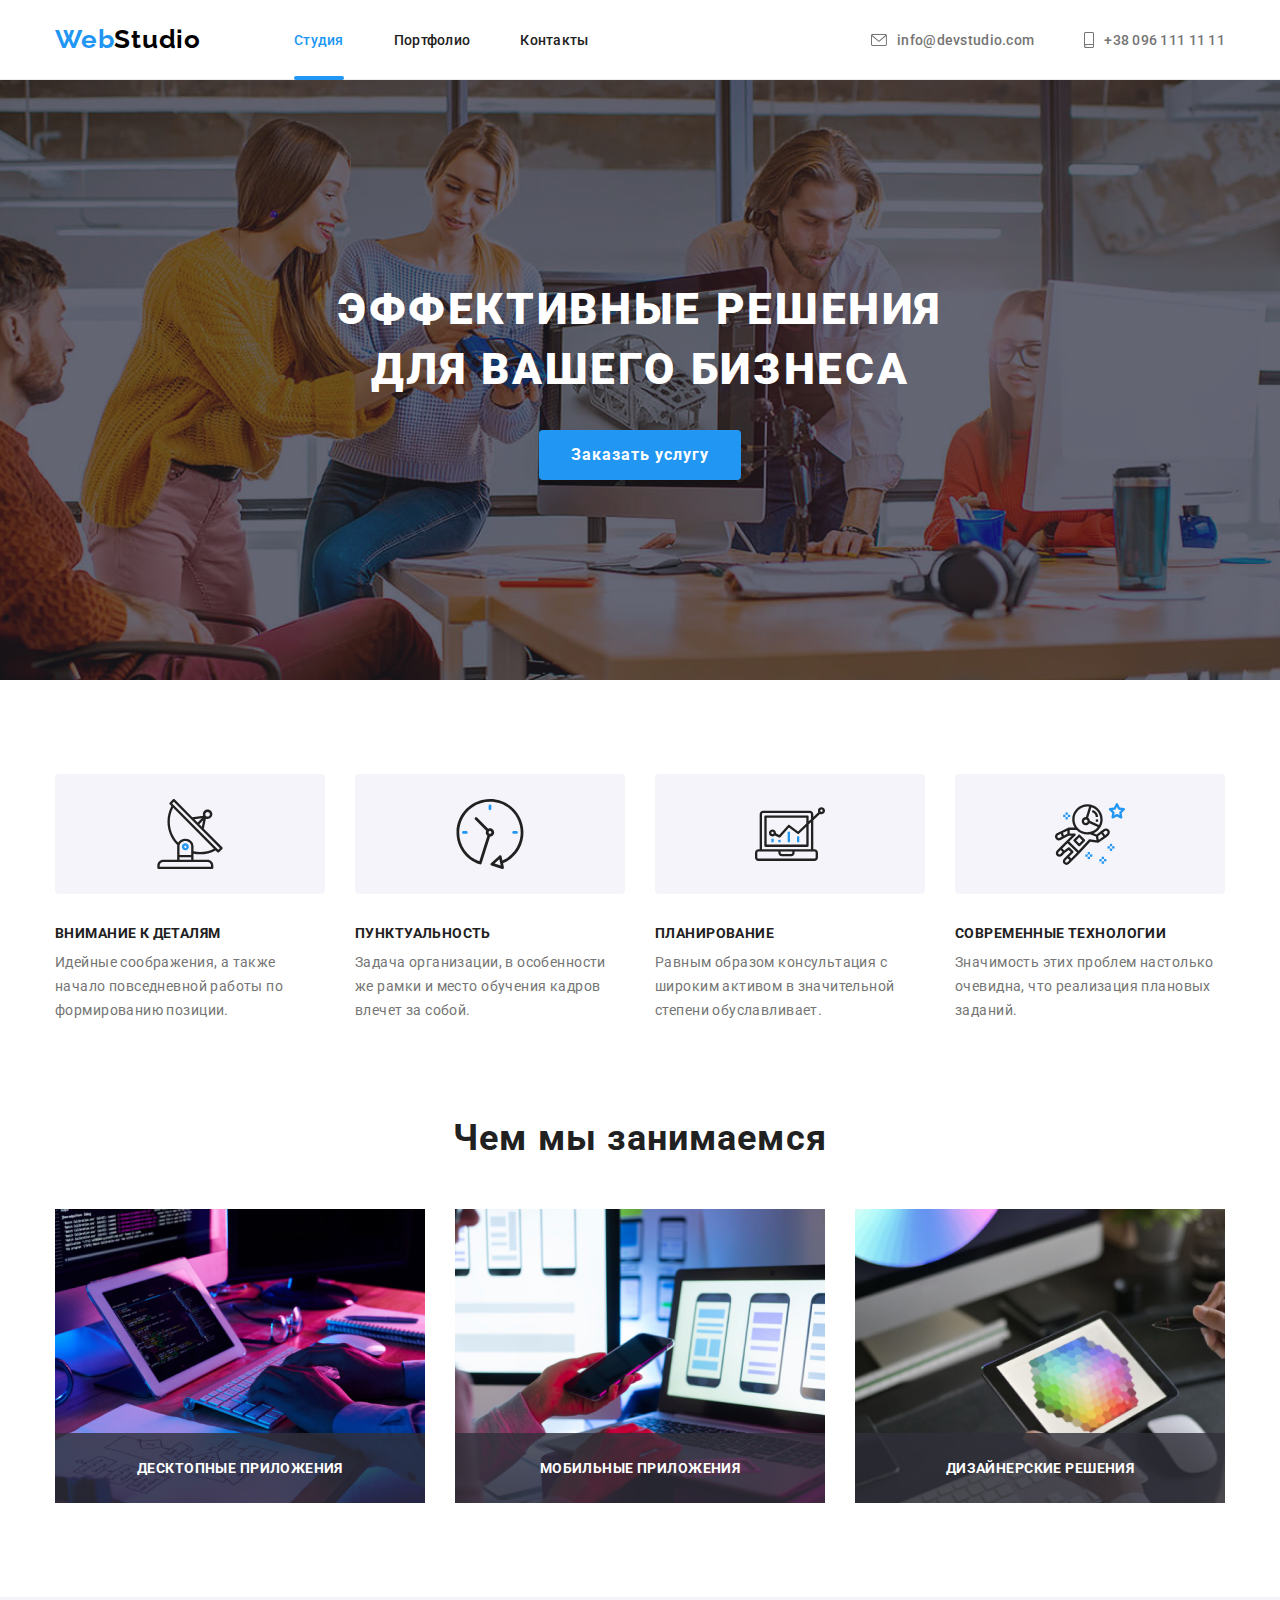
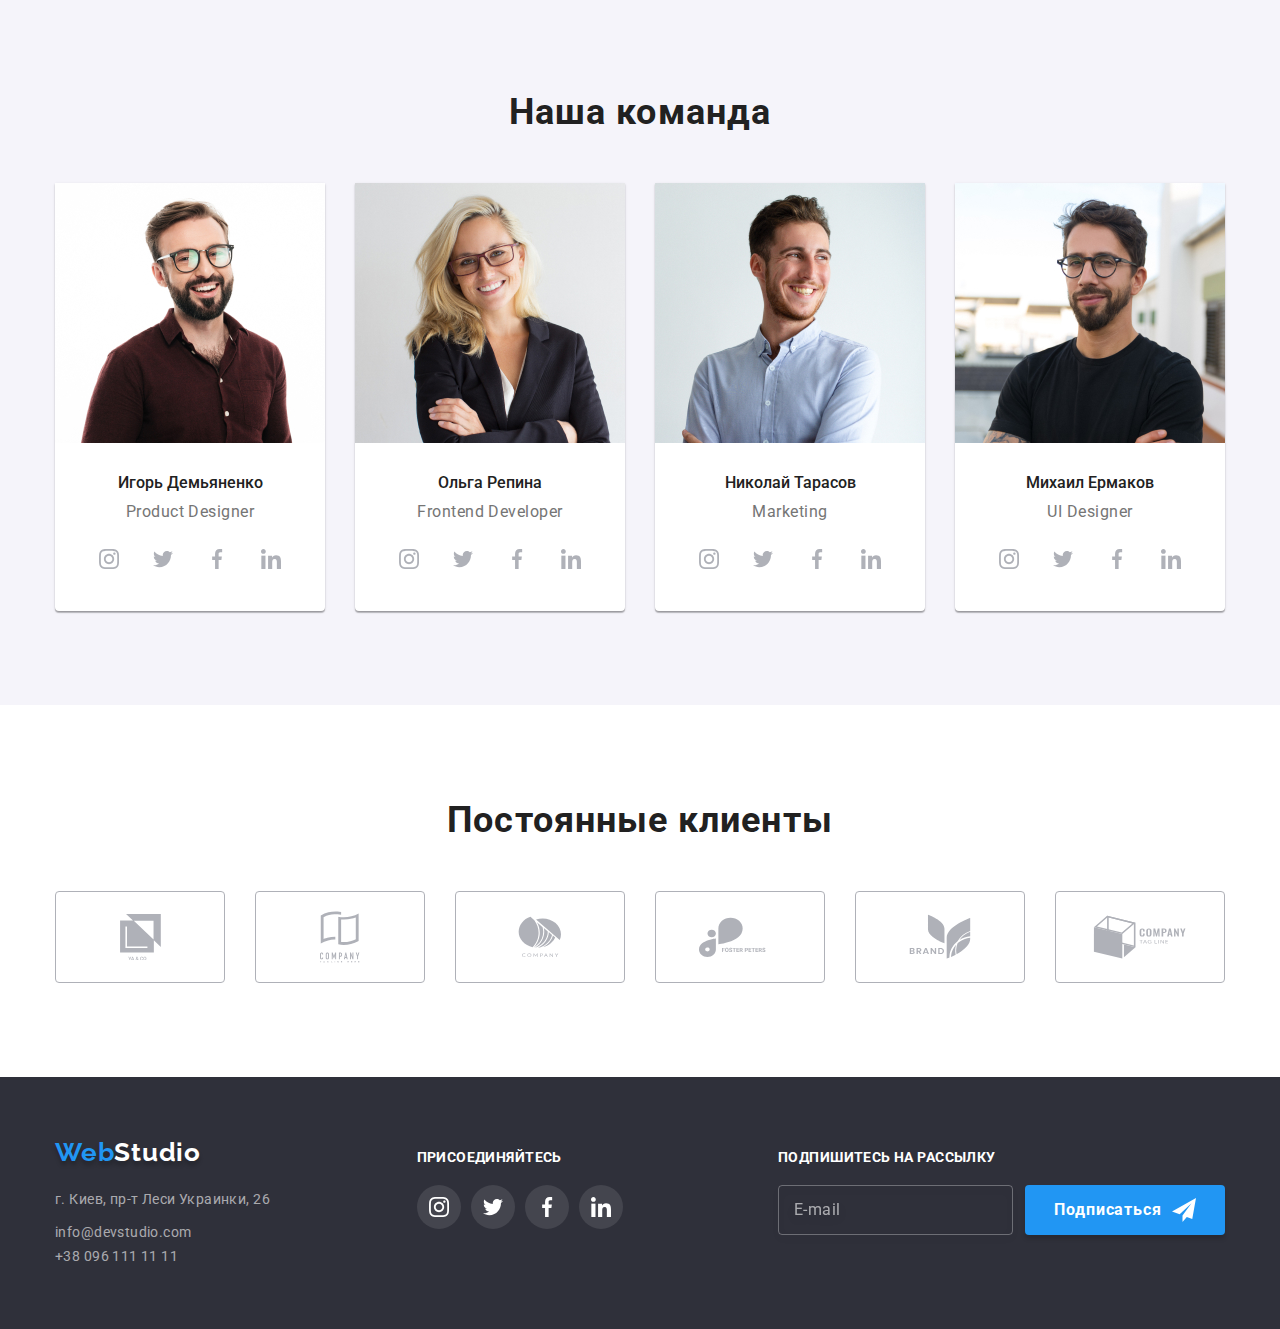
<file: index.html>
<!DOCTYPE html>
<html lang="en">
  <head>
    <meta charset="UTF-8" />
    <meta http-equiv="X-UA-Compatible" content="IE=edge" />
    <meta name="viewport" content="width=device-width, initial-scale=1.0" />
    <meta http-equiv="Permissions-Policy" content="interest-cohort=()" />
    <title>WebStudio</title>
    <link rel="preconnect" href="https://fonts.gstatic.com" />
    <link
      href="https://fonts.googleapis.com/css2?family=Raleway:wght@700&family=Roboto:wght@400;500;700;900&display=swap"
      rel="stylesheet"
    />
    <link
      rel="stylesheet"
      href="https://cdnjs.cloudflare.com/ajax/libs/modern-normalize/1.0.0/modern-normalize.min.css"
    />
    <link rel="stylesheet" href="./css/main.min.css" />
  </head>

  <body>
    <header class="header-block">
      <div class="container">
        <div class="header-block__wrapper">
          <nav class="nav-area">
            <a href="/" class="logo-web link nav-area__logo">
              <span>Web</span><span class="logo-st--theme--header">Studio</span>
            </a>
            <ul class="nav-area__list list">
              <li class="nav-area__item">
                <a href="./index.html" class="nav-area__link nav-area__link--current link">Студия</a>
              </li>
              <li class="nav-area__item">
                <a href="./portfolio.html" class="nav-area__link link">Портфолио</a>
              </li>
              <li class="nav-area__item">
                <a href="#contacts" class="nav-area__link link">Контакты</a>
              </li>
            </ul>
          </nav>
          
          <!-- Header Contacts-->
          <ul class="mail-phone list">
            <li class="mail-phone__item">
              <a href="mailto:info@devstudio.com" class="mail-phone__link link">
                <svg class="mail-phone__icon" width="16" height="12">
                  <use href="./icons/sprite.svg#icon-envelope"></use>
                </svg>
                info@devstudio.com
              </a>
            </li>
            <li class="mail-phone__item">
              <a href="tel:+380961111111" class="mail-phone__link link">
                <svg class="mail-phone__icon" width="10" height="16">
                  <use href="./icons/sprite.svg#icon-smartphone"></use>
                </svg>
                +38 096 111 11 11
              </a>
            </li>
          </ul>
        </div>
      </div>
    </header>

    <!-- Main content-->
    <main>
      <section class="hero">
        <div class="hero__background">
          <div class="container">
            <h1 class="hero__title ">Эффективные решения для вашего бизнеса</h1>
            <button class="button order-btn order-btn__hero-modal order-btn__hero" type="button" data-modal-open>Заказать услугу</button>
          </div>
        </div>
      </section>

      <!--Details-->
      <section class="section details section__details">
        <div class="container">
          <h2 class="hide-head">Особенности работы</h2>
          <ul class="details__list list">

            <li class="details__item">
              <div class="details__item-icon-block">
                <svg class="details__item-icon" width="70" height="70">
                  <use href="./icons/sprite.svg#icon-antenna"></use>
                </svg>
              </div>
              <h3 class="details__item-title">Внимание к деталям</h3>
              <p class="details__item-description">
                Идейные соображения, а также начало повседневной работы по формированию позиции.
              </p>
            </li>

            <li class="details__item">
              <div class="details__item-icon-block">
                <svg class="details__item-icon" width="70" height="70">
                  <use href="./icons/sprite.svg#icon-clock"></use>
                </svg>
              </div>
              <h3 class="details__item-title">Пунктуальность</h3>
              <p class="details__item-description">
                Задача организации, в особенности же рамки и место обучения кадров влечет за собой.
              </p>
            </li>

            <li class="details__item">
              <div class="details__item-icon-block">
                <svg class="details__item-icon" width="70" height="70">
                  <use href="./icons/sprite.svg#icon-diagram"></use>
                </svg>
              </div>
              <h3 class="details__item-title">Планирование</h3>
              <p class="details__item-description">
                Равным образом консультация с широким активом в значительной степени обуславливает.
              </p>
            </li>

            <li class="details__item">
              <div class="details__item-icon-block">
                <svg class="details__item-icon" width="70" height="70">
                  <use href="./icons/sprite.svg#icon-astronaut"></use>
                </svg>
              </div>
              <h3 class="details__item-title">Современные технологии</h3>
              <p class="details__item-description">
                Значимость этих проблем настолько очевидна, что реализация плановых заданий.
              </p>
            </li>

          </ul>
        </div>
      </section>

      <!-- SERVICE-->
      <section class="section service-section">
        <div class="container">
          <h2 class="section__title section__title--pos">Чем мы занимаемся</h2>
          
          <ul class="service-list list">
            <li class="service-list__item">
              <img src="./images/img-wd-1.jpg" alt="img-wd-1" width="370" />
              <p class="service-list__item-title">Десктопные приложения</p>
            </li>

            <li class="service-list__item">
              <img src="./images/img-wd-2.jpg" alt="img-wd-2" width="370" />
              <p class="service-list__item-title">Мобильные приложения</p>
            </li>

            <li class="service-list__item">
              <img src="./images/img-wd-3.jpg" alt="img-wd-3" width="370" />
              <p class="service-list__item-title">Дизайнерские решения</p>
            </li>
          </ul>

        </div>
      </section>

      <!-- Team Section-->
      <section class="section team-section">
        <div class="container">
          <h2 class="section__title section__title--pos">Наша команда</h2>

          <ul class="team-list list">
            <li class="team-list__item">
              <img src="./images/img-nk-1.jpg" alt="img-nk-1" width="270" />
              
              <div class="team-list__wrapper">
                <h3 class="team-list__team-member">Игорь Демьяненко</h3>
                <p class="card-description team-list__team-position">Product Designer</p>
                <ul class="list soc-list soc-list__team-list">

                  <li class="soc-list__item">
                    <a class="soc-list__link soc-list__link--team" href="">
                      <svg class="soc-list__icon" width="20" height="20">
                        <use href="./icons/sprite.svg#icon-instagram"></use>
                      </svg>
                    </a>
                  </li>
                  
                  <li class="soc-list__item">
                    <a class="soc-list__link soc-list__link--team" href="">
                      <svg class="soc-list__icon" width="20" height="20">
                        <use href="./icons/sprite.svg#icon-twitter"></use>
                      </svg>
                    </a>
                  </li>

                  <li class="soc-list__item">
                    <a class="soc-list__link soc-list__link--team" href="">
                      <svg class="soc-list__icon" width="20" height="20">
                        <use href="./icons/sprite.svg#icon-facebook"></use>
                      </svg>
                    </a>
                  </li>

                  <li class="soc-list__item">
                    <a class="soc-list__link soc-list__link--team" href="">
                      <svg class="soc-list__icon" width="20" height="20">
                        <use href="./icons/sprite.svg#icon-linkedin"></use>
                      </svg>
                    </a>
                  </li>

                </ul>
              </div>
            </li>

            <li class="team-list__item">
              <img src="./images/img-nk-2.jpg" alt="img-nk-2" width="270" />

              <div class="team-list__wrapper">
                <h3 class="team-list__team-member">Ольга Репина</h3>
                <p class="card-description team-list__team-position">Frontend Developer</p>
                <ul class="list soc-list soc-list__team-list">

                  <li class="soc-list__item">
                    <a class="soc-list__link soc-list__link--team" href="">
                      <svg class="soc-list__icon" width="20" height="20">
                        <use href="./icons/sprite.svg#icon-instagram"></use>
                      </svg>
                    </a>
                  </li>

                  <li class="soc-list__item">
                    <a class="soc-list__link soc-list__link--team" href="">
                      <svg class="soc-list__icon" width="20" height="20">
                        <use href="./icons/sprite.svg#icon-twitter"></use>
                      </svg>
                    </a>
                  </li>

                  <li class="soc-list__item">
                    <a class="soc-list__link soc-list__link--team" href="">
                      <svg class="soc-list__icon" width="20" height="20">
                        <use href="./icons/sprite.svg#icon-facebook"></use>
                      </svg>
                    </a>
                  </li>

                  <li class="soc-list__item">
                    <a class="soc-list__link soc-list__link--team" href="">
                      <svg class="soc-list__icon" width="20" height="20">
                        <use href="./icons/sprite.svg#icon-linkedin"></use>
                      </svg>
                    </a>
                  </li>

                </ul>
              </div>
            </li>

            <li class="team-list__item">
              <img src="./images/img-nk-3.jpg" alt="img-nk-3" width="270" />
              <div class="team-list__wrapper">
                <h3 class="team-list__team-member">Николай Тарасов</h3>
                <p class="card-description team-list__team-position">Marketing</p>
                <ul class="list soc-list soc-list__team-list">

                  <li class="soc-list__item"">
                    <a class="soc-list__link soc-list__link--team" href="">
                      <svg class="soc-list__icon" width="20" height="20">
                        <use href="./icons/sprite.svg#icon-instagram"></use>
                      </svg>
                    </a>
                  </li>

                  <li class="soc-list__item">
                    <a class="soc-list__link soc-list__link--team" href="">
                      <svg class="soc-list__icon" width="20" height="20">
                        <use href="./icons/sprite.svg#icon-twitter"></use>
                      </svg>
                    </a>
                  </li>

                  <li class="soc-list__item">
                    <a class="soc-list__link soc-list__link--team" href="">
                      <svg class="soc-list__icon" width="20" height="20">
                        <use href="./icons/sprite.svg#icon-facebook"></use>
                      </svg>
                    </a>
                  </li>

                  <li class="soc-list__item">
                    <a class="soc-list__link soc-list__link--team" href="">
                      <svg class="soc-list__icon" width="20" height="20">
                        <use href="./icons/sprite.svg#icon-linkedin"></use>
                      </svg>
                    </a>
                  </li>
                </ul>
              </div>
            </li>

            <li class="team-list__item">
              <img src="./images/img-nk-4.jpg" alt="img-nk-4" width="270" />
              <div class="team-list__wrapper">
                <h3 class="team-list__team-member">Михаил Ермаков</h3>
                <p class="card-description team-list__team-position">UI Designer</p>
                <ul class="list soc-list soc-list__team-list">

                  <li class="soc-list__item">
                    <a class="soc-list__link soc-list__link--team" href="">
                      <svg class="soc-list__icon" width="20" height="20">
                        <use href="./icons/sprite.svg#icon-instagram"></use>
                      </svg>
                    </a>
                  </li>

                  <li class="soc-list__item">
                    <a class="soc-list__link soc-list__link--team" href="">
                      <svg class="soc-list__icon" width="20" height="20">
                        <use href="./icons/sprite.svg#icon-twitter"></use>
                      </svg>
                    </a>
                  </li>

                  <li class="soc-list__item">
                    <a class="soc-list__link soc-list__link--team" href="">
                      <svg class="soc-list__icon" width="20" height="20">
                        <use href="./icons/sprite.svg#icon-facebook"></use>
                      </svg>
                    </a>
                  </li>

                  <li class="soc-list__item">
                    <a class="soc-list__link soc-list__link--team" href="">
                      <svg class="soc-list__icon" width="20" height="20">
                        <use href="./icons/sprite.svg#icon-linkedin"></use>
                      </svg>
                    </a>
                  </li>

                </ul>
              </div>
            </li>
          </ul>
        </div>
      </section>
    </main>

    <!--Customers-->
    <section class="section customer">
      <div class="container">
        <h2 class="section__title section__title--pos">Постоянные клиенты</h2>
        <ul class="customer-list list">

          <li class="customer-list__item">
            <a class="customer-link link" href="">
              <svg class="customer-link__icon" width="41" height="46.7">
                <use href="./icons/sprite.svg#icon-yaco"></use>
              </svg>
            </a>
          </li>

          <li class="customer-list__item">
            <a class="customer-link link" href="">
              <svg class="customer-link__icon" width="40" height="52">
                <use href="./icons/sprite.svg#icon-winco"></use>
              </svg>
            </a>
          </li>

          <li class="customer-list__item">
            <a class="customer-link link" href="">
              <svg class="customer-link__icon" width="43.46" height="41.18">
                <use href="./icons/sprite.svg#icon-orangeco"></use>
              </svg>
            </a>
          </li>

          <li class="customer-list__item">
            <a class="customer-link link" href="">
              <svg class="customer-link__icon" width="84.44" height="40.62">
                <use href="./icons/sprite.svg#icon-fosterco"></use>
              </svg>
            </a>
          </li>

          <li class="customer-list__item">
            <a class="customer-link link" href="">
              <svg class="customer-link__icon" width="62.54" height="45.43">
                <use href="./icons/sprite.svg#icon-brandco"></use>
              </svg>
            </a>
          </li>

          <li class="customer-list__item">
            <a class="customer-link link" href="">
              <svg class="customer-link__icon" width="93.79" height="43.93">
                <use href="./icons/sprite.svg#icon-cubeco"></use>
              </svg>
            </a>
          </li>

        </ul>
      </div>
    </section>

    <!--FOOTER-->
    <footer class="footer-block">
      <div class="container">
        <h2 class="hide-head">Свяжитесь с нами</h2>
        <div class="footer-block__wrapper">
          <div class="ftr-logo-adr ftr-logo-adr--pos">
            <a href="/" class="logo-web logo-web__shadow link">
              <span>Web</span><span class="logo-st--theme--footer">Studio</span>
            </a>
            <address class="adress-block">
              <ul class="list footer-contacts__list">
                <li class="footer-contacts__item--pos">
                  <a href="https://goo.gl/maps/uUebUFh7nfzRT5ZEA" class="link footer-contacts__link addres-block__phys-address addres-block__phys-address--pos" id="adr-link"
                    >г. Киев, пр-т Леси Украинки, 26</a
                  >
                </li>
                <li class="footer-contacts__item--pos">
                  <a href="mailto:info@devstudio.com" class="link footer-contacts__link">info@devstudio.com</a>
                </li>
                <li class="footer-contacts__item--pos">
                  <a href="tel:+380961111111" class="link footer-contacts__link">+38 096 111 11 11</a>
                </li>
              </ul>
            </address>
          </div>
          <div class="social-network social-network--pos">
            <h3 class="footer-connect-title">Присоединяйтесь</h3>
            <ul class="list soc-list soc-list__footer-list">

              <li class="soc-list__item">
                <a class="soc-list__link soc-list__link--footer" href="">
                  <svg class="soc-list__icon" width="20" height="20">
                    <use href="./icons/sprite.svg#icon-instagram"></use>
                  </svg>
                </a>
              </li>

              <li class="soc-list__item">
                <a class="soc-list__link soc-list__link--footer" href="">
                  <svg class="soc-list__icon" width="20" height="20">
                    <use href="./icons/sprite.svg#icon-twitter"></use>
                  </svg>
                </a>
              </li>

              <li class="soc-list__item">
                <a class="soc-list__link soc-list__link--footer" href="">
                  <svg class="soc-list__icon" width="20" height="20">
                    <use href="./icons/sprite.svg#icon-facebook"></use>
                  </svg>
                </a>
              </li>

              <li class="soc-list__item">
                <a class="soc-list__link soc-list__link--footer" href="">
                  <svg class="soc-list__icon" width="20" height="20">
                    <use href="./icons/sprite.svg#icon-linkedin"></use>
                  </svg>
                </a>
              </li>

            </ul>
          </div>

          <div class="subscribe">
            <form>
              <label class="footer-connect-title" for="subscribe-email-input"
                >Подпишитесь на рассылку</label
              >
              <span class="subscribe__form-interaction">
                <input
                  class="subscribe__input subscribe__input--pos"
                  type="email"
                  name="subscribe-user-email"
                  placeholder="E-mail"
                  required
                  id="subscribe-email-input"
                />
                <button type="submit" class="button order-btn order-btn__subscribe" aria-label="Подписаться">
                  <span class="order-btn__subscribe-title"> Подписаться </span>

                  <svg class="order-btn__subscribe-icon" width="24" height="24">
                    <use href="./icons/sprite.svg#icon-send"></use>
                  </svg>
                </button>
              </span>
            </form>
          </div>
        </div>
      </div>
    </footer>

    <!--Modal window-->

    <div class="backdrop is-hidden" data-modal>
      <div class="modal">
        <button type="button" class="close-button close-button__modal" aria-label="Закрыть" data-modal-close>
          <svg class="close-button__icon" width="11" height="11">
            <use href="./icons/sprite.svg#icon-close"></use>
          </svg>
        </button>
        <form class="modal-form" autocomplete="off">
          <p class="modal-form__title">Оставьте свои данные, мы вам перезвоним</p>
          <label class="form-field">
            <span class="form-field__title">Имя</span>
            <span class="form-field__wrapper">
              <input class="form-field__input" type="text" name="user-name" />
              <svg class="form-field__icon" width="18" height="18">
                <use href="./icons/sprite.svg#icon-modal-name"></use>
              </svg>
            </span>
          </label>
          <label class="form-field">
            <span class="form-field__title">Телефон*</span>
            <span class="form-field__wrapper">
              <input
                class="form-field__input"
                type="tel"
                name="user-tel"
                required
                placeholder=" "
                minlength="10"
                pattern="[0-9+-]{10,}"
              />
              <svg class="form-field__icon" width="18" height="18">
                <use href="./icons/sprite.svg#icon-modal-phone"></use>
              </svg>
            </span>
          </label>
          <label class="form-field">
            <span class="form-field__title">Почта</span>
            <span class="form-field__wrapper">
              <input class="form-field__input" type="email" name="user-email" autocomplete="on" />
              <svg class="form-field__icon" width="18" height="18">
                <use href="./icons/sprite.svg#icon-modal-mail"></use>
              </svg>
            </span>
          </label>
          <label class="form-field form-field__textarea">
            <span class="form-field__title">Комментарий</span>
            <textarea
              class="form-field__textarea-input"
              placeholder="Введите текст"
              name="user-comment"
            ></textarea>
          </label>
          <label class="agreements-checkbox">
            <input
              class="agreements-checkbox__input hide-head"
              type="checkbox"
              name="user-agreement"
              required
            />

            <svg class="agreements-checkbox__pointer" width="11" height="8">
              <use href="./icons/sprite.svg#icon-modal-check"></use>
            </svg>

            <span class="agreements-checkbox__title"
              >Соглашаюсь с рассылкой и принимаю
              <a href="#" class="agreements-checkbox__title-link">Условия договора</a></span
            >
          </label>

          <button type="submit" class="button order-btn order-btn__hero-modal order-btn__modal-form " aria-label="Отправить">
            Отправить
          </button>
        </form>
      </div>
    </div>

    <script src="./js/modal.js"></script>

    <!--Modal window-->
  </body>
</html>
</file>
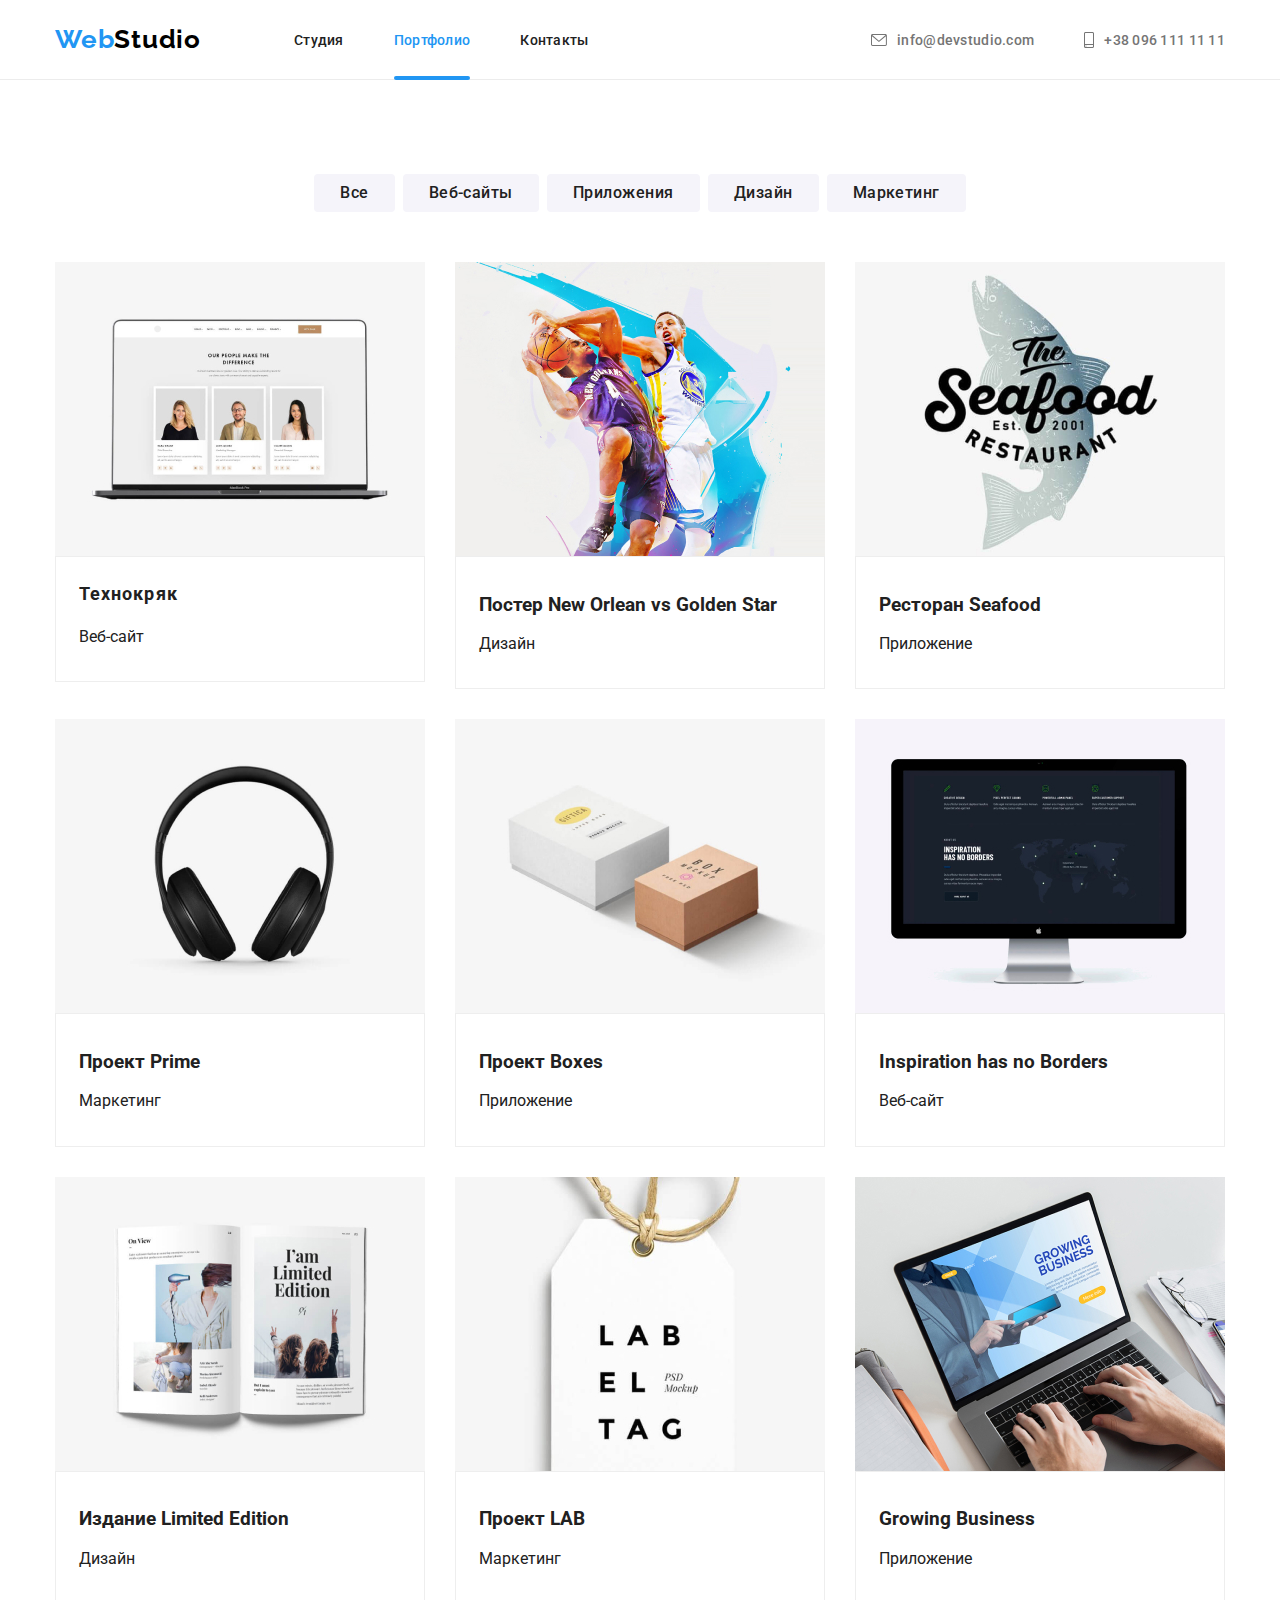
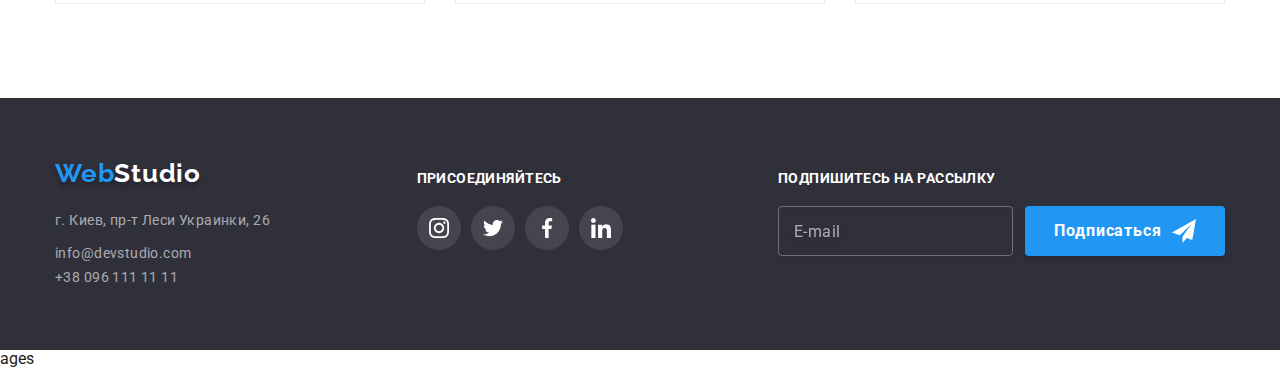
<file: portfolio.html>
<!DOCTYPE html>
<html lang="en">
  <head>
    <meta charset="UTF-8" />
    <meta http-equiv="X-UA-Compatible" content="IE=edge" />
    <meta name="viewport" content="width=device-width, initial-scale=1.0" />
    <title>Portfolio</title>
    <link rel="preconnect" href="https://fonts.gstatic.com" />
    <link
      href="https://fonts.googleapis.com/css2?family=Raleway:wght@700&family=Roboto:wght@400;500;700;900&display=swap"
      rel="stylesheet"
    />
    <link
      rel="stylesheet"
      href="https://cdnjs.cloudflare.com/ajax/libs/modern-normalize/1.0.0/modern-normalize.min.css"
    />
    <link rel="stylesheet" href="./css/main.min.css" />
  </head>

  <body>
    <header class="header-block">
      <div class="container">
        <div class="header-block__wrapper">
          <nav class="nav-area">
            <a href="/" class="logo-web link nav-area__logo">
              <span>Web</span><span class="logo-st--theme--header">Studio</span>
            </a>
            <ul class="nav-area__list list">
              <li class="nav-area__item">
                <a href="./index.html" class="nav-area__link link"
                  >Студия</a
                >
              </li>
              <li class="nav-area__item">
                <a href="./portfolio.html" class="nav-area__link nav-area__link--current link">Портфолио</a>
              </li>
              <li class="nav-area__item">
                <a href="#contacts" class="nav-area__link link">Контакты</a>
              </li>
            </ul>
          </nav>

          <!-- Header Contacts-->
          <ul class="mail-phone list">
            <li class="mail-phone__item">
              <a href="mailto:info@devstudio.com" class="mail-phone__link link">
                <svg class="mail-phone__icon" width="16" height="12">
                  <use href="./icons/sprite.svg#icon-envelope"></use>
                </svg>
                info@devstudio.com
              </a>
            </li>
            <li class="mail-phone__item">
              <a href="tel:+380961111111" class="mail-phone__link link">
                <svg class="mail-phone__icon" width="10" height="16">
                  <use href="./icons/sprite.svg#icon-smartphone"></use>
                </svg>
                +38 096 111 11 11
              </a>
            </li>
          </ul>
        </div>
      </div>
    </header>

    <main>
      <section class="section">
        <div class="container">
          <h1 class="hide-head">Portfolio</h1>
          <ul class="filter-button-list list">
            <li class="filter-button-list__item">
              <button type="button" class="button filter-button">Все</button>
            </li>
            <li class="filter-button-list__item">
              <button type="button" class="button filter-button">Веб-сайты</button>
            </li>
            <li class="filter-button-list__item">
              <button type="button" class="button filter-button">Приложения</button>
            </li>
            <li class="filter-button-list__item">
              <button type="button" class="button filter-button">Дизайн</button>
            </li>
            <li class="filter-button-list__item">
              <button type="button" class="button filter-button">Маркетинг</button>
            </li>
          </ul>

          <ul class="project-card-list list">
            <li class="project-card-list__item">
              <a href="" class="link portfolio-link">
                <div class="portfolio-link__image-box">
                  <img src="./images/tech.jpg" alt="tech" width="370" />
                  <div class="project-overlay">
                    <p class="project-overlay__description">
                      Технокряк это современная площадка распространения коронавируса. Компании
                      используют эту платформу для цифрового шпионажа и атак на защищённые сервера
                      конкурентов.
                    </p>
                  </div>
                </div>

                <div class="project-card__description-box">
                  <h3 class="project-card__name">Технокряк</h3>
                  <p class="project-type card-description">Веб-сайт</p>
                </div>
              </a>
            </li>

            <li class="project-card-list__item">
              <a href="" class="link portfolio-link">
                <div class="portfolio-link__image-box">
                  <img src="./images/poster.jpg" alt="poster" width="370" />
                  <div class="project-overlay">
                    <p class="project-overlay__description">
                      Технокряк это современная площадка распространения коронавируса. Компании
                      используют эту платформу для цифрового шпионажа и атак на защищённые сервера
                      конкурентов.
                    </p>
                  </div>
                </div>
                <div class="project-card__description-box">
                  <h3 class="project-name">Постер New Orlean vs Golden Star</h3>
                  <p class="project-type card-description">Дизайн</p>
                </div>
              </a>
            </li>
            <li class="project-card-list__item">
              <a href="" class="link portfolio-link">
                <div class="portfolio-link__image-box">
                  <img src="./images/seafood.jpg" alt="seafood" width="370" />
                  <div class="project-overlay">
                    <p class="project-overlay__description">
                      Технокряк это современная площадка распространения коронавируса. Компании
                      используют эту платформу для цифрового шпионажа и атак на защищённые сервера
                      конкурентов.
                    </p>
                  </div>
                </div>
                <div class="project-card__description-box">
                  <h3 class="project-name">Ресторан Seafood</h3>
                  <p class="project-type card-description">Приложение</p>
                </div>
              </a>
            </li>
            <li class="project-card-list__item">
              <a href="" class="link portfolio-link">
                <div class="portfolio-link__image-box">
                  <img src="./images/prime.jpg" alt="prime" width="370" />
                  <div class="project-overlay">
                    <p class="project-overlay__description">
                      Технокряк это современная площадка распространения коронавируса. Компании
                      используют эту платформу для цифрового шпионажа и атак на защищённые сервера
                      конкурентов.
                    </p>
                  </div>
                </div>
                <div class="project-card__description-box">
                  <h3 class="project-name">Проект Prime</h3>
                  <p class="project-type card-description">Маркетинг</p>
                </div>
              </a>
            </li>
            <li class="project-card-list__item">
              <a href="" class="link portfolio-link">
                <div class="portfolio-link__image-box">
                  <img src="./images/boxes.jpg" alt="boxes" width="370" />
                  <div class="project-overlay">
                    <p class="project-overlay__description">
                      Технокряк это современная площадка распространения коронавируса. Компании
                      используют эту платформу для цифрового шпионажа и атак на защищённые сервера
                      конкурентов.
                    </p>
                  </div>
                </div>
                <div class="project-card__description-box">
                  <h3 class="project-name">Проект Boxes</h3>
                  <p class="project-type card-description">Приложение</p>
                </div>
              </a>
            </li>
            <li class="project-card-list__item">
              <a href="" class="link portfolio-link">
                <div class="portfolio-link__image-box">
                  <img src="./images/inspir.jpg" alt="Inspiration" width="370" />
                  <div class="project-overlay">
                    <p class="project-overlay__description">
                      Технокряк это современная площадка распространения коронавируса. Компании
                      используют эту платформу для цифрового шпионажа и атак на защищённые сервера
                      конкурентов.
                    </p>
                  </div>
                </div>
                <div class="project-card__description-box">
                  <h3 class="project-name">Inspiration has no Borders</h3>
                  <p class="project-type card-description">Веб-сайт</p>
                </div>
              </a>
            </li>
            <li class="project-card-list__item">
              <a href="" class="link portfolio-link">
                <div class="portfolio-link__image-box">
                  <img src="./images/book.jpg" alt="book" width="370" />
                  <div class="project-overlay">
                    <p class="project-overlay__description">
                      Технокряк это современная площадка распространения коронавируса. Компании
                      используют эту платформу для цифрового шпионажа и атак на защищённые сервера
                      конкурентов.
                    </p>
                  </div>
                </div>
                <div class="project-card__description-box">
                  <h3 class="project-name">Издание Limited Edition</h3>
                  <p class="project-type card-description">Дизайн</p>
                </div>
              </a>
            </li>
            <li class="project-card-list__item">
              <a href="" class="link portfolio-link">
                <div class="portfolio-link__image-box">
                  <img src="./images/lab.jpg" alt="LAB" width="370" />
                  <div class="project-overlay">
                    <p class="project-overlay__description">
                      Технокряк это современная площадка распространения коронавируса. Компании
                      используют эту платформу для цифрового шпионажа и атак на защищённые сервера
                      конкурентов.
                    </p>
                  </div>
                </div>
                <div class="project-card__description-box">
                  <h3 class="project-name">Проект LAB</h3>
                  <p class="project-type card-description">Маркетинг</p>
                </div>
              </a>
            </li>
            <li class="project-card-list__item">
              <a href="" class="link portfolio-link">
                <div class="portfolio-link__image-box">
                  <img src="./images/grow.jpg" alt="Growing" width="370" />
                  <div class="project-overlay">
                    <p class="project-overlay__description">
                      Технокряк это современная площадка распространения коронавируса. Компании
                      используют эту платформу для цифрового шпионажа и атак на защищённые сервера
                      конкурентов.
                    </p>
                  </div>
                </div>
                <div class="project-card__description-box">
                  <h3 class="project-name">Growing Business</h3>
                  <p class="project-type card-description">Приложение</p>
                </div>
              </a>
            </li>
          </ul>
        </div>
      </section>
    </main>
    <!-- FOOTER-->
    <footer class="footer-block">
      <div class="container">
        <h2 class="hide-head">Свяжитесь с нами</h2>
        <div class="footer-block__wrapper">
          <div class="ftr-logo-adr ftr-logo-adr--pos">
            <a href="/" class="logo-web logo-web__shadow link">
              <span>Web</span><span class="logo-st--theme--footer">Studio</span>
            </a>
            <address class="adress-block">
              <ul class="list footer-contacts__list">
                <li class="footer-contacts__item--pos">
                  <a
                    href="https://goo.gl/maps/uUebUFh7nfzRT5ZEA"
                    class="
                      link
                      footer-contacts__link
                      addres-block__phys-address addres-block__phys-address--pos
                    "
                    id="adr-link"
                    >г. Киев, пр-т Леси Украинки, 26</a
                  >
                </li>
                <li class="footer-contacts__item--pos">
                  <a href="mailto:info@devstudio.com" class="link footer-contacts__link"
                    >info@devstudio.com</a
                  >
                </li>
                <li class="footer-contacts__item--pos">
                  <a href="tel:+380961111111" class="link footer-contacts__link"
                    >+38 096 111 11 11</a
                  >
                </li>
              </ul>
            </address>
          </div>
          <div class="social-network social-network--pos">
            <h3 class="footer-connect-title">Присоединяйтесь</h3>
            <ul class="list soc-list soc-list__footer-list">
              <li class="soc-list__item">
                <a class="soc-list__link soc-list__link--footer" href="">
                  <svg class="soc-list__icon" width="20" height="20">
                    <use href="./icons/sprite.svg#icon-instagram"></use>
                  </svg>
                </a>
              </li>

              <li class="soc-list__item">
                <a class="soc-list__link soc-list__link--footer" href="">
                  <svg class="soc-list__icon" width="20" height="20">
                    <use href="./icons/sprite.svg#icon-twitter"></use>
                  </svg>
                </a>
              </li>

              <li class="soc-list__item">
                <a class="soc-list__link soc-list__link--footer" href="">
                  <svg class="soc-list__icon" width="20" height="20">
                    <use href="./icons/sprite.svg#icon-facebook"></use>
                  </svg>
                </a>
              </li>

              <li class="soc-list__item">
                <a class="soc-list__link soc-list__link--footer" href="">
                  <svg class="soc-list__icon" width="20" height="20">
                    <use href="./icons/sprite.svg#icon-linkedin"></use>
                  </svg>
                </a>
              </li>
            </ul>
          </div>

          <div class="subscribe">
            <form>
              <label class="footer-connect-title" for="subscribe-email-input"
                >Подпишитесь на рассылку</label
              >
              <span class="subscribe__form-interaction">
                <input
                  class="subscribe__input subscribe__input--pos"
                  type="email"
                  name="subscribe-user-email"
                  placeholder="E-mail"
                  required
                  id="subscribe-email-input"
                />
                <button
                  type="submit"
                  class="button order-btn order-btn__subscribe"
                  aria-label="Подписаться"
                >
                  <span class="order-btn__subscribe-title"> Подписаться </span>

                  <svg class="order-btn__subscribe-icon" width="24" height="24">
                    <use href="./icons/sprite.svg#icon-send"></use>
                  </svg>
                </button>
              </span>
            </form>
          </div>
        </div>
      </div>
    </footer>
  </body>
</html>
ages
</file>
<file: css/main.min.css>
:root{--brand-blue-color: #2196f3;--brand-blue-color-overlay: rgba(33, 150, 243, 0.9);--black: #000000;--common-color: #212121;--grey: #757575;--white: #ffffff;--background-black: #2f303a;--background-grey: #f5f4fa;--card-border-grey: #eeeeee;--header-underline: #ececec;--hero-button-hover: #188ce8;--icon-body-grey: #afb1b8;--hero-background-grey: #c4c4c4;--apply-description-background: rgba(47, 48, 58, 0.8);--subscribe-input-border: rgba(255, 255, 255, 0.3);--timing-function: cubic-bezier(0.4, 0, 0.2, 1);--modal-background: rgba(0, 0, 0, 0.2);--modal-close-button-border: rgba(0, 0, 0, 0.1);--modal-form-input-border: rgba(33, 33, 33, 0.2);--modal-form-placeholder-color: rgba(117, 117, 117, 0.5);--modal-box-shadow: 0px 1px 3px rgba(0, 0, 0, 0.12), 0px 1px 1px rgba(0, 0, 0, 0.14), 0px 2px 1px rgba(0, 0, 0, 0.2);--hero-overlay: rgba(47, 48, 58, 0.4);--footer-contacts: rgba(255, 255, 255, 0.6);--footer-soc-icon: rgba(255, 255, 255, 0.1);--footer-logo-shadow: 0px 4px 4px rgba(0, 0, 0, 0.25);--hero-button-shadow: 0px 4px 4px rgba(0, 0, 0, 0.15);--project-cards-shadow: 0px 1px 1px rgba(0, 0, 0, 0.12), 0px 4px 4px rgba(0, 0, 0, 0.06), 1px 4px 6px rgba(0, 0, 0, 0.16);--project-button-shadow: 0px 3px 1px rgba(0, 0, 0, 0.1), 0px 1px 2px rgba(0, 0, 0, 0.08), 0px 2px 2px rgba(0, 0, 0, 0.12);--team-item-shadow: 0px 1px 3px rgba(0, 0, 0, 0.12), 0px 1px 1px rgba(0, 0, 0, 0.14), 0px 2px 1px rgba(0, 0, 0, 0.2);--timing-function: cubic-bezier(0.4, 0, 0.2, 1)}.hide-head{position:absolute;width:1px;height:1px;margin:-1px;border:0;padding:0;white-space:nowrap;-webkit-clip-path:inset(100%);clip-path:inset(100%);clip:rect(0 0 0 0);overflow:hidden}img{display:block}body{font-family:Roboto,"Open Sans","Helvetica Neue",sans-serif;color:var(--common-color);background-color:var(--white);padding-top:80px}.list{list-style:none;margin:0;padding-left:0}.link{text-decoration:none}.container{max-width:1200px;padding-left:15px;padding-right:15px;margin:0 auto}.footer-connect-title,.service-list__item-title,.details__item-title{font-weight:700;font-size:14px;line-height:1.143;text-transform:uppercase;letter-spacing:.03em;margin-top:0}.agreements-checkbox__title,.details__item-description{font-size:14px;line-height:1.714;letter-spacing:.03em;color:var(--grey);margin-top:0;margin-bottom:0}.project-card__type,.team-list__team-position{font-size:16px;letter-spacing:.03em;color:var(--grey);margin-top:0}.logo-web{color:var(--brand-blue-color);font-family:Raleway;font-weight:700;font-size:26px;line-height:1.192;letter-spacing:.03em}.logo-st--theme--header{color:var(--black)}.logo-st--theme--footer{color:var(--white)}.nav-area__logo{margin-right:93px;opacity:1;-webkit-transition:opacity 250ms var(--timing-function);transition:opacity 250ms var(--timing-function)}.nav-area__logo:hover,.nav-area__logo:focus{opacity:.7}.logo-web__shadow{text-shadow:var(--footer-logo-shadow);margin-top:0;margin-bottom:20px}.header-block{border-bottom:1px solid var(--header-underline);position:fixed;width:100%;background-color:#fff;z-index:100;top:0}.header-block__wrapper{display:-webkit-box;display:-ms-flexbox;display:flex;-webkit-box-align:center;-ms-flex-align:center;align-items:center}.mail-phone__link,.nav-area__link{font-family:inherit;font-weight:500;font-size:14px;line-height:1.143;letter-spacing:.02em;padding-top:32px;padding-bottom:31px}.nav-area{display:-webkit-box;display:-ms-flexbox;display:flex;-webkit-box-align:center;-ms-flex-align:center;align-items:center}.nav-area__list{display:-webkit-box;display:-ms-flexbox;display:flex;-webkit-box-align:center;-ms-flex-align:center;align-items:center}.nav-area__link{position:relative;color:var(--common-color);display:inline-block;-webkit-transition:color 250ms var(--timing-function);transition:color 250ms var(--timing-function)}.nav-area__link:hover,.nav-area__link:focus{color:var(--brand-blue-color)}.nav-area__link--current{color:var(--brand-blue-color)}.nav-area__link::after,.nav-area__link--current::after{content:"";display:block;width:100%;background-color:var(--brand-blue-color);height:4px;border-radius:2px;position:absolute;bottom:-1px;-webkit-transform:scalex(0%);transform:scalex(0%);-webkit-transition:-webkit-transform 250ms var(--timing-function);transition:-webkit-transform 250ms var(--timing-function);transition:transform 250ms var(--timing-function);transition:transform 250ms var(--timing-function), -webkit-transform 250ms var(--timing-function)}.nav-area__link--current::after{-webkit-transform:scalex(100%);transform:scalex(100%)}.nav-area__link:hover::after,.nav-area__link:focus::after{-webkit-transform:scalex(100%);transform:scalex(100%)}.nav-area__item:not(:last-child){margin-right:50px}.mail-phone{display:-webkit-box;display:-ms-flexbox;display:flex;-webkit-box-align:center;-ms-flex-align:center;align-items:center;margin-left:auto}.mail-phone__link{display:-webkit-box;display:-ms-flexbox;display:flex;-webkit-box-align:center;-ms-flex-align:center;align-items:center;color:var(--grey);-webkit-transition:color 250ms var(--timing-function);transition:color 250ms var(--timing-function)}.mail-phone__link:hover,.mail-phone__link:focus{color:var(--brand-blue-color)}.mail-phone__item:not(:last-child){margin-right:50px}.mail-phone__icon{margin-right:10px;fill:currentColor}.hero__title{font-weight:900;font-size:44px;line-height:1.3636;text-align:center;letter-spacing:.06em;text-transform:uppercase;color:var(--white);margin:0 auto 30px;max-width:696px}.hero__background{margin:0 auto;max-width:100%;height:600px;padding-top:200px;padding-bottom:200px;background-color:var(--hero-background-grey);background-image:-webkit-gradient(linear, left top, left bottom, from(var(--hero-overlay)), to(var(--hero-overlay))),url(../images/background.jpg);background-image:linear-gradient(var(--hero-overlay), var(--hero-overlay)),url(../images/background.jpg);background-size:cover;background-position:center;background-repeat:no-repeat}.section{padding-top:94px;padding-bottom:94px}.section__details{padding-bottom:0}.details__list{display:-webkit-box;display:-ms-flexbox;display:flex}.details__item{max-width:270px}.details__item:not(:last-child){margin-right:30px}.details__item-title{display:inline-block;margin-bottom:10px}.details__item-icon-block{display:-webkit-box;display:-ms-flexbox;display:flex;margin-bottom:30px;height:120px;background-color:var(--background-grey);border-radius:4px}.details__item-icon{margin:auto}.service-list{display:-webkit-box;display:-ms-flexbox;display:flex;-webkit-box-align:start;-ms-flex-align:start;align-items:flex-start}.service-list__item{position:relative}.service-list__item:not(:last-child){margin-right:30px}.service-list__item-title{position:absolute;bottom:0;left:0;width:100%;padding:27px;margin:0;text-align:center;color:var(--white);background-color:var(--apply-description-background)}.team-section{background-color:var(--background-grey)}.team-list{display:-webkit-box;display:-ms-flexbox;display:flex;-webkit-box-align:start;-ms-flex-align:start;align-items:flex-start}.team-list__item{max-width:270px;background-color:var(--white);-webkit-box-shadow:var(--team-item-shadow);box-shadow:var(--team-item-shadow);border-bottom-right-radius:4px;border-bottom-left-radius:4px}.team-list__item:not(:last-child){margin-right:30px}.team-list__wrapper{padding-top:30px;padding-bottom:30px}.team-list__team-member{font-weight:500;font-size:16px;line-height:1.188;text-align:center;margin-top:0;margin-bottom:10px}.team-list__team-position{line-height:1.188;text-align:center;margin-bottom:16px}.customer-list{display:-webkit-box;display:-ms-flexbox;display:flex}.customer-list__item:not(:last-child){margin-right:30px}.customer-link{display:-webkit-box;display:-ms-flexbox;display:flex;height:92px;width:170px;border:1px solid var(--icon-body-grey);border-radius:4px;fill:var(--icon-body-grey);-webkit-transition:border-color 250ms var(--timing-function),fill 250ms var(--timing-function);transition:border-color 250ms var(--timing-function),fill 250ms var(--timing-function)}.customer-link:hover,.customer-link:focus{border-color:var(--brand-blue-color);fill:var(--brand-blue-color)}.customer-link__icon{margin:auto}.portfolio-link{display:block;color:inherit;-webkit-transition:-webkit-box-shadow 250ms var(--timing-function);transition:-webkit-box-shadow 250ms var(--timing-function);transition:box-shadow 250ms var(--timing-function);transition:box-shadow 250ms var(--timing-function), -webkit-box-shadow 250ms var(--timing-function)}.portfolio-link:hover,.portfolio-link:focus{-webkit-box-shadow:var(--project-cards-shadow);box-shadow:var(--project-cards-shadow)}.project-card-list{display:-webkit-box;display:-ms-flexbox;display:flex;-webkit-box-align:start;-ms-flex-align:start;align-items:flex-start;-ms-flex-wrap:wrap;flex-wrap:wrap}.project-card-list__item{width:370px}.project-card-list__item:not(:nth-child(3n)){margin-right:30px}.project-card-list__item:not(:nth-last-child(-n+3)){margin-bottom:30px}.project-card__description-box{padding:19px 23px;border:1px solid var(--card-border-grey)}.portfolio-link__image-box{position:relative;overflow:hidden}.project-overlay{position:absolute;top:0;left:0;display:-webkit-box;display:-ms-flexbox;display:flex;-webkit-box-align:center;-ms-flex-align:center;align-items:center;width:100%;height:100%;padding:24px;background-color:var(--brand-blue-color-overlay);-webkit-transform:translatey(100%);transform:translatey(100%);-webkit-transition:-webkit-transform 250ms var(--timing-function);transition:-webkit-transform 250ms var(--timing-function);transition:transform 250ms var(--timing-function);transition:transform 250ms var(--timing-function), -webkit-transform 250ms var(--timing-function)}.portfolio-link:hover .project-overlay,.portfolio-link:focus .project-overlay{-webkit-transform:translatey(0);transform:translatey(0)}.project-overlay__description{font-size:18px;line-height:1.555;letter-spacing:.03em;color:var(--white);overflow:auto;height:auto;max-height:100%;margin:0}.project-card__name{font-weight:700;font-size:18px;line-height:2;letter-spacing:.06em;margin-top:0;margin-bottom:4px}.project-card__type{line-height:1.875;margin-bottom:0}.footer-block{background-color:var(--background-black);padding-top:60px;padding-bottom:60px}.footer-block__wrapper{display:-webkit-box;display:-ms-flexbox;display:flex}.ftr-logo-adr,.subscribe,.social-network{display:-webkit-box;display:-ms-flexbox;display:flex;-webkit-box-orient:vertical;-webkit-box-direction:normal;-ms-flex-direction:column;flex-direction:column;-ms-flex-preferred-size:100%;flex-basis:100%}.ftr-logo-adr,.social-network{width:270px}.ftr-logo-adr--pos,.social-network--pos{margin-right:30px}.footer-contacts__link,.addres-block{font-style:normal;font-size:14px;line-height:1.714;letter-spacing:.03em}.addres-block{color:var(--white);display:block}.footer-contacts__link{font-family:inherit;color:var(--footer-contacts);-webkit-transition:color 250ms var(--timing-function);transition:color 250ms var(--timing-function)}.footer-contacts__link:hover,.footer-contacts__link:focus{color:var(--white)}.addres-block__phys-address{display:block}.addres-block__phys-address--pos,.footer-contacts__item--pos:first-child{margin-bottom:9px}.footer-connect-title{display:block;padding-top:12px;margin-bottom:20px;color:var(--white)}.subscribe__form-interaction{display:-webkit-box;display:-ms-flexbox;display:flex;-webkit-box-pack:end;-ms-flex-pack:end;justify-content:flex-end;width:100%}.subscribe__input{display:-webkit-box;display:-ms-flexbox;display:flex;-webkit-box-align:center;-ms-flex-align:center;align-items:center;-ms-flex-preferred-size:100%;flex-basis:100%;height:50px;padding:15px;color:var(--white);background-color:transparent;border-radius:4px;border:1px solid var(--subscribe-input-border);-webkit-filter:drop-shadow(var(--hero-button-shadow));filter:drop-shadow(var(--hero-button-shadow));cursor:pointer;-webkit-transition:border-color 250ms var(--timing-function);transition:border-color 250ms var(--timing-function)}.subscribe__input--pos{margin-right:12px}.subscribe__input::-webkit-input-placeholder{color:var(--footer-contacts);font-size:16px;line-height:1.25;letter-spacing:.03em}.subscribe__input::-moz-placeholder{color:var(--footer-contacts);font-size:16px;line-height:1.25;letter-spacing:.03em}.subscribe__input:-ms-input-placeholder{color:var(--footer-contacts);font-size:16px;line-height:1.25;letter-spacing:.03em}.subscribe__input::-ms-input-placeholder{color:var(--footer-contacts);font-size:16px;line-height:1.25;letter-spacing:.03em}.subscribe__input::placeholder{color:var(--footer-contacts);font-size:16px;line-height:1.25;letter-spacing:.03em}.subscribe__input:hover,.subscribe__input:focus{border-color:var(--icon-body-grey)}.section__title{font-weight:700;font-size:36px;line-height:1.1667;text-align:center;letter-spacing:.03em}.section__title--pos{margin-top:0;margin-bottom:50px}.soc-list__team-list{display:-webkit-box;display:-ms-flexbox;display:flex;-webkit-box-align:center;-ms-flex-align:center;align-items:center;-webkit-box-pack:center;-ms-flex-pack:center;justify-content:center}.soc-list__footer-list{display:-webkit-box;display:-ms-flexbox;display:flex;-webkit-box-align:start;-ms-flex-align:start;align-items:flex-start}.soc-list__item:not(:last-child){margin-right:10px}.soc-list__link{display:-webkit-box;display:-ms-flexbox;display:flex;width:44px;height:44px;border-radius:50%;-webkit-transition:background-color 250ms var(--timing-function),fill 250ms var(--timing-function);transition:background-color 250ms var(--timing-function),fill 250ms var(--timing-function)}.soc-list__link--team{background-color:transparent;fill:var(--icon-body-grey)}.soc-list__link--footer{background-color:var(--footer-soc-icon);fill:var(--white)}.soc-list__link:hover,.soc-list__link:focus{background-color:var(--brand-blue-color);fill:var(--white)}.soc-list__icon{margin:auto}.filter-button,.order-btn{font-size:16px;text-align:center;font-family:inherit;border:none;border-radius:4px;cursor:pointer}.order-btn{font-weight:700;line-height:1.875;letter-spacing:.06em;color:var(--white);background-color:var(--brand-blue-color);-webkit-box-shadow:var(--hero-button-shadow);box-shadow:var(--hero-button-shadow);min-width:200px;-webkit-transition:background-color 250ms var(--timing-function);transition:background-color 250ms var(--timing-function)}.order-btn:hover,.order-btn:focus{background-color:var(--hero-button-hover)}.order-btn__hero-modal{display:block;padding:10px 32px}.order-btn__hero{margin:0 auto}.order-btn__subscribe{display:-webkit-box;display:-ms-flexbox;display:flex;-webkit-box-align:center;-ms-flex-align:center;align-items:center;-webkit-box-pack:center;-ms-flex-pack:center;justify-content:center;padding:10px}.order-btn__subscribe-title{margin-right:10px}.order-btn__subscribe-icon{fill:currentColor}.order-btn__modal-form{position:absolute;bottom:0;left:50%;-webkit-transform:translateX(-50%);transform:translateX(-50%)}.filter-button{font-weight:500;line-height:1.625;letter-spacing:.03em;color:var(--common-color);background-color:var(--background-grey);padding:6px 26px;-webkit-transition:background-color 250ms var(--timing-function),color 250ms var(--timing-function),-webkit-box-shadow 250ms var(--timing-function);transition:background-color 250ms var(--timing-function),color 250ms var(--timing-function),-webkit-box-shadow 250ms var(--timing-function);transition:background-color 250ms var(--timing-function),color 250ms var(--timing-function),box-shadow 250ms var(--timing-function);transition:background-color 250ms var(--timing-function),color 250ms var(--timing-function),box-shadow 250ms var(--timing-function),-webkit-box-shadow 250ms var(--timing-function)}.filter-button:hover,.filter-button:focus{color:var(--white);background-color:var(--brand-blue-color);-webkit-box-shadow:var(--project-button-shadow);box-shadow:var(--project-button-shadow)}.filter-button-list{display:-webkit-box;display:-ms-flexbox;display:flex;-webkit-box-align:center;-ms-flex-align:center;align-items:center;-webkit-box-pack:center;-ms-flex-pack:center;justify-content:center;margin-bottom:50px}.filter-button-list__item:not(:last-child){margin-right:8px}.close-button{display:-webkit-box;display:-ms-flexbox;display:flex;-webkit-box-align:center;-ms-flex-align:center;align-items:center;-webkit-box-pack:center;-ms-flex-pack:center;justify-content:center;width:30px;height:30px;padding:3px;fill:var(--black);background-color:var(--white);border-radius:50%;border:1px solid var(--modal-close-button-border);-webkit-transition:fill 250ms var(--timing-function);transition:fill 250ms var(--timing-function);cursor:pointer}.close-button:hover,.close-button:focus{fill:var(--brand-blue-color)}.close-button__modal{position:absolute;top:8px;right:8px}.close-button__icon{margin:auto}.backdrop{position:fixed;top:0;left:0;z-index:200;width:100%;height:100%;background-color:var(--modal-background);opacity:1;-webkit-transition:opacity 250ms var(--timing-function),visibility 250ms var(--timing-function);transition:opacity 250ms var(--timing-function),visibility 250ms var(--timing-function)}.backdrop.is-hidden{visibility:hidden;opacity:0;pointer-events:none}.modal{position:absolute;top:50%;left:50%;-webkit-transform:translate(-50%, -50%) scale(1);transform:translate(-50%, -50%) scale(1);height:581px;min-width:528px;width:auto;padding:40px;background-color:var(--white);border-radius:4px;-webkit-box-shadow:var(--modal-box-shadow);box-shadow:var(--modal-box-shadow);-webkit-transition:-webkit-transform 250ms var(--timing-function);transition:-webkit-transform 250ms var(--timing-function);transition:transform 250ms var(--timing-function);transition:transform 250ms var(--timing-function), -webkit-transform 250ms var(--timing-function)}.backdrop.is-hidden .modal{-webkit-transform:translate(-50%, -50%) scale(0.9);transform:translate(-50%, -50%) scale(0.9)}.modal-form{position:relative;height:100%}.modal-form__title{margin-top:0;margin-bottom:12px;font-weight:bold;font-size:20px;line-height:1.15;text-align:center;letter-spacing:.03em;color:var(--common-color)}.form-field{display:block;margin-bottom:10px;font-size:12px;line-height:1.1667;letter-spacing:.01em;color:var(--grey)}.form-field__textarea-input,.form-field__input{display:block;width:100%;padding:12px 16px;color:var(--common-color);border:1px solid var(--modal-form-input-border);border-radius:4px;outline:none;-webkit-transition:border-color 250ms var(--timing-function);transition:border-color 250ms var(--timing-function)}.form-field__input{height:40px;padding-left:42px}.form-field__input:hover,.form-field__input:focus{border-color:var(--brand-blue-color)}.form-field__input:required:focus:not(:-moz-placeholder-shown):valid{border-color:var(--valid-form-input)}.form-field__input:required:focus:not(:-ms-input-placeholder):valid{border-color:var(--valid-form-input)}.form-field__input:required:focus:not(:placeholder-shown):valid{border-color:var(--valid-form-input)}.form-field__input:required:focus:not(:-moz-placeholder-shown):invalid{border-color:var(--invalid-form-input)}.form-field__input:required:focus:not(:-ms-input-placeholder):invalid{border-color:var(--invalid-form-input)}.form-field__input:required:focus:not(:placeholder-shown):invalid{border-color:var(--invalid-form-input)}.form-field__title{display:block;margin-bottom:4px}.form-field__wrapper{display:block;position:relative}.form-field__icon{position:absolute;top:50%;left:21px;-webkit-transform:translate(-50%, -50%);transform:translate(-50%, -50%);color:inherit;-webkit-transition:fill 250ms var(--timing-function);transition:fill 250ms var(--timing-function)}.form-field__input:hover+.form-field__icon,.form-field__input:focus+.form-field__icon{fill:var(--brand-blue-color)}.form-field__textarea{margin-bottom:20px}.form-field__textarea-input{height:120px;resize:none;min-width:100%}.form-field__textarea-input:hover,.form-field__textarea-input:focus{border-color:var(--brand-blue-color)}.form-field__textarea-input::-webkit-input-placeholder{color:var(--modal-form-placeholder-color)}.form-field__textarea-input::-moz-placeholder{color:var(--modal-form-placeholder-color)}.form-field__textarea-input:-ms-input-placeholder{color:var(--modal-form-placeholder-color)}.form-field__textarea-input::-ms-input-placeholder{color:var(--modal-form-placeholder-color)}.form-field__textarea-input::placeholder{color:var(--modal-form-placeholder-color)}.agreements-checkbox{display:-webkit-box;display:-ms-flexbox;display:flex;-webkit-box-align:center;-ms-flex-align:center;align-items:center;-webkit-box-pack:start;-ms-flex-pack:start;justify-content:start;cursor:pointer}.agreements-checkbox__title-link{color:var(--brand-blue-color);opacity:1;-webkit-transition:opacity 250ms var(--timing-function);transition:opacity 250ms var(--timing-function)}.agreements-checkbox__title-link:hover,.agreements-checkbox__title-link:focus{opacity:.7}.agreements-checkbox__pointer{display:-webkit-box;display:-ms-flexbox;display:flex;-webkit-box-align:center;-ms-flex-align:center;align-items:center;-webkit-box-pack:center;-ms-flex-pack:center;justify-content:center;width:16px;height:15px;margin-right:8px;background-color:var(--white);border:2px solid var(--common-color);-webkit-box-sizing:border-box;box-sizing:border-box;border-radius:2px;fill:var(--white);-webkit-transition:background-color 250ms var(--timing-function),border-color 250ms var(--timing-function);transition:background-color 250ms var(--timing-function),border-color 250ms var(--timing-function)}.agreements-checkbox__pointer:hover,.agreements-checkbox__input:focus+.agreements-checkbox__pointer{border-color:var(--brand-blue-color)}.agreements-checkbox__input:checked+.agreements-checkbox__pointer{background-color:var(--brand-blue-color);border-color:var(--brand-blue-color)}/*# sourceMappingURL=main.min.css.map */
</file>
